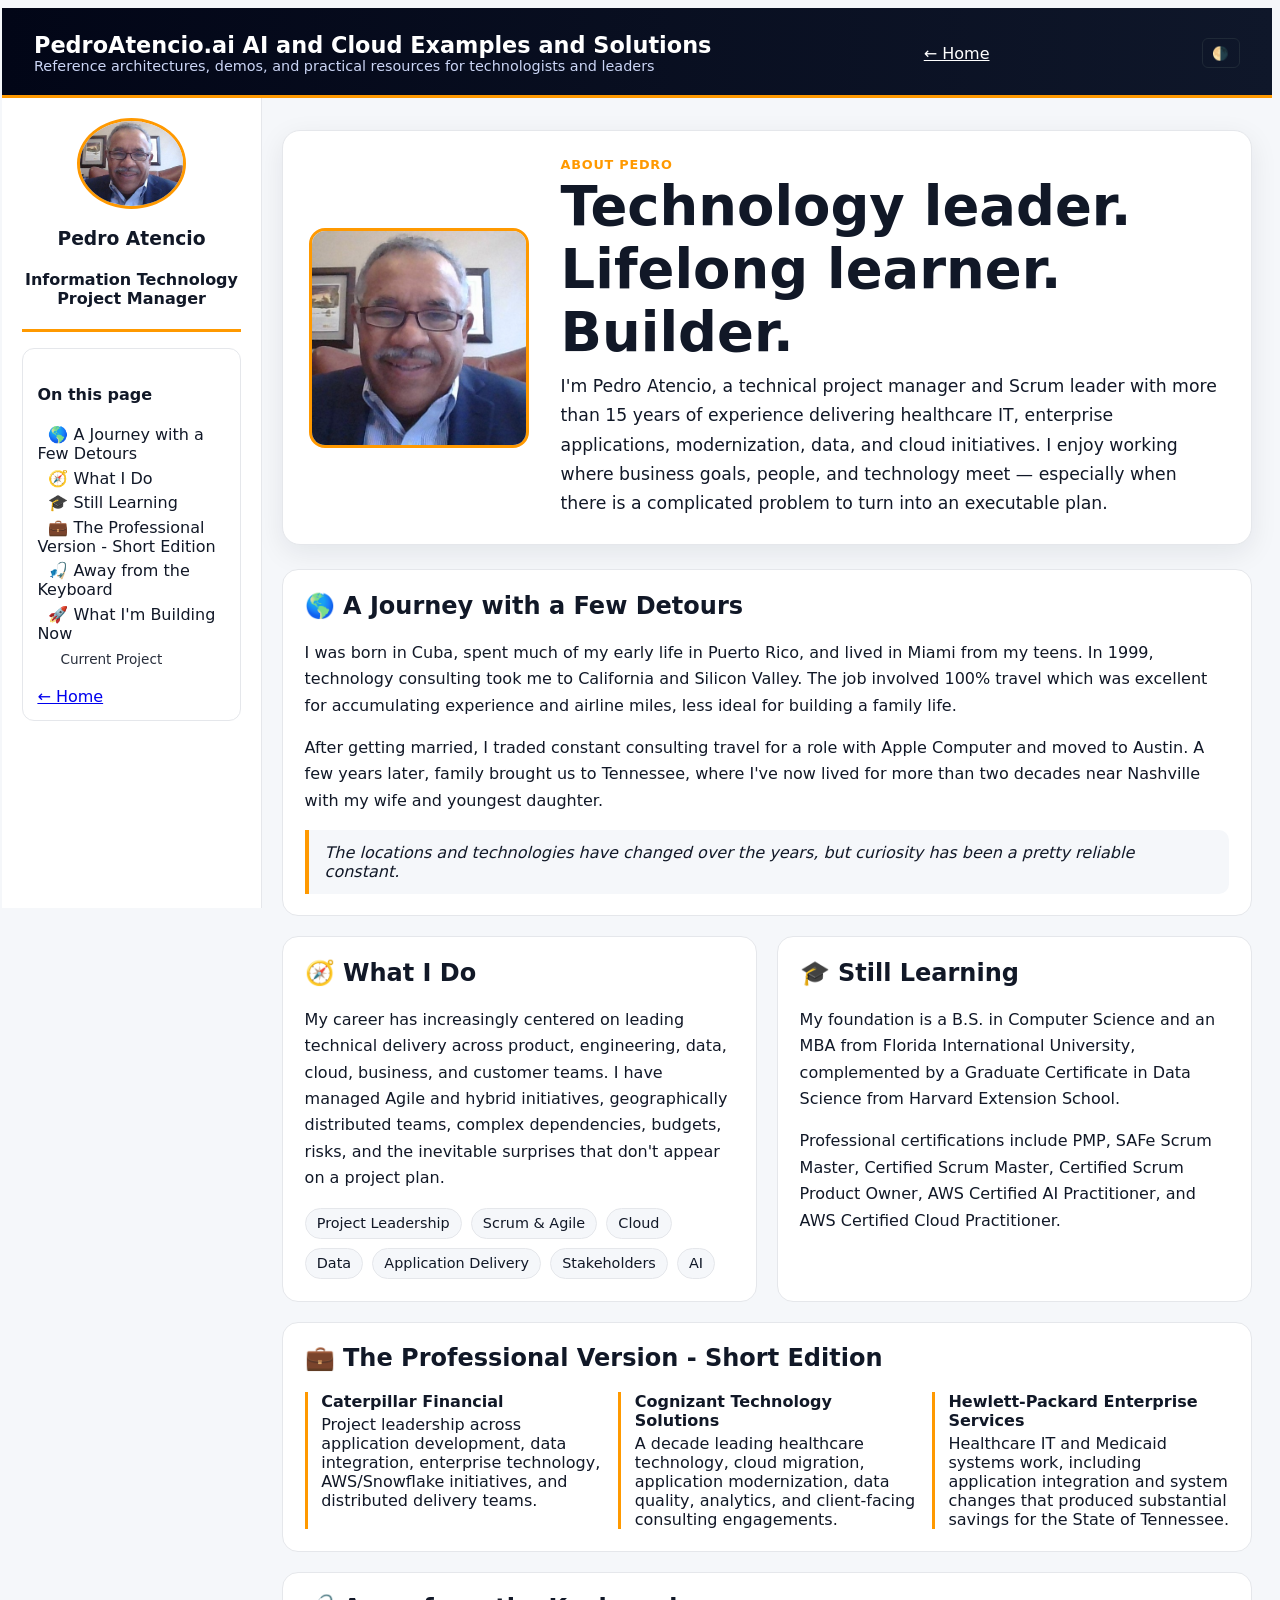
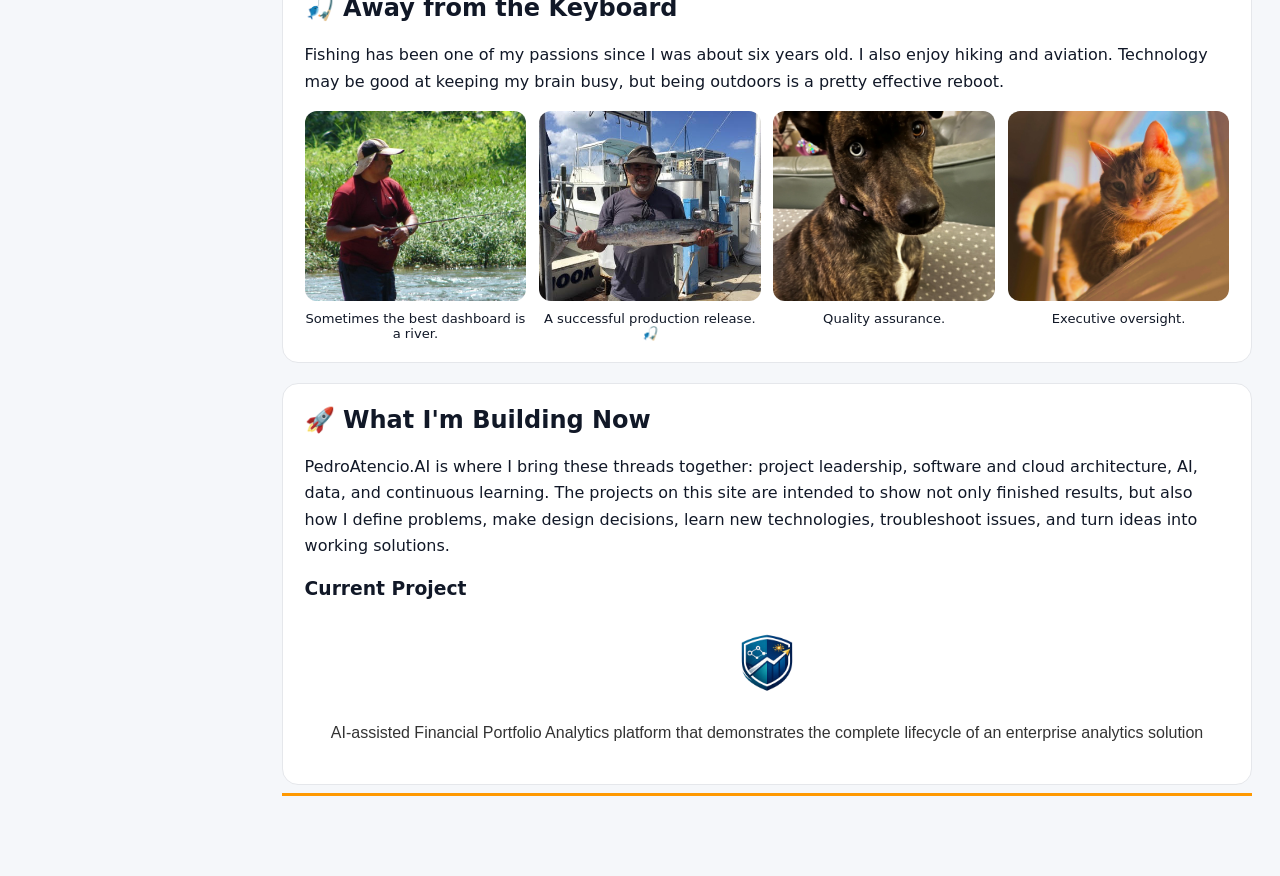
<file: bio/bio.html>
<!doctype html>
<html lang="en">
  <head>
    <meta charset="UTF-8" />
    <title>About Pedro | PedroAtencio.AI</title>
    <meta name="viewport" content="width=device-width, initial-scale=1.0" />
    <link rel="stylesheet" href="../css/styles.css" />
    <script>
      const theme = localStorage.getItem("theme");
      if (theme) document.documentElement.setAttribute("data-theme", theme);
    </script>
    <style>
      .bio-page {
        max-width: 1100px;
        margin: 0 auto;
        padding: 2rem 1.25rem 4rem;
      }
      .bio-hero {
        display: grid;
        grid-template-columns: 220px 1fr;
        gap: 2rem;
        align-items: center;
        background: var(--panel-bg);
        border: 1px solid var(--border-color);
        border-radius: 18px;
        padding: 1.6rem;
        box-shadow: 0 8px 28px rgba(15, 23, 42, 0.08);
      }
      .bio-hero img {
        width: 100%;
        aspect-ratio: 1/1;
        object-fit: cover;
        border-radius: 16px;
        border: 3px solid var(--accent);
      }
      .eyebrow {
        font-weight: 700;
        color: var(--accent);
        letter-spacing: 0.06em;
        text-transform: uppercase;
        font-size: 0.8rem;
      }
      .bio-hero h1 {
        font-size: clamp(2rem, 5vw, 3.4rem);
        margin: 0.2rem 0 0.5rem;
      }
      .bio-hero .lead {
        font-size: 1.08rem;
        line-height: 1.7;
        margin: 0;
      }
      .bio-grid {
        display: grid;
        grid-template-columns: repeat(2, minmax(0, 1fr));
        gap: 1.25rem;
        margin-top: 1.5rem;
      }
      .bio-card {
        background: var(--panel-bg);
        border: 1px solid var(--border-color);
        border-radius: 16px;
        padding: 1.35rem;
      }
      .bio-card h2 {
        margin-top: 0;
      }
      .bio-card p,
      .bio-card li {
        line-height: 1.65;
      }
      .journey {
        grid-column: 1/-1;
      }
      .timeline {
        display: grid;
        grid-template-columns: repeat(3, 1fr);
        gap: 1rem;
      }
      .timeline div {
        border-left: 3px solid var(--accent);
        padding-left: 0.85rem;
      }
      .timeline strong {
        display: block;
        margin-bottom: 0.25rem;
      }
      .skill-tags {
        display: flex;
        flex-wrap: wrap;
        gap: 0.55rem;
      }
      .skill-tags span {
        border: 1px solid var(--border-color);
        background: var(--bg-color);
        padding: 0.42rem 0.7rem;
        border-radius: 999px;
        font-size: 0.9rem;
      }
      .photo-strip {
        display: grid;
        grid-template-columns: repeat(4, 1fr);
        gap: 0.8rem;
        margin-top: 1rem;
      }
      .photo-strip figure {
        margin: 0;
      }
      .photo-strip img {
        width: 100%;
        height: 190px;
        object-fit: cover;
        border-radius: 12px;
      }
      .photo-strip figcaption {
        font-size: 0.82rem;
        text-align: center;
        margin-top: 0.35rem;
      }
      .quote {
        border-left: 4px solid var(--accent);
        padding: 0.8rem 1rem;
        background: var(--bg-color);
        border-radius: 0 10px 10px 0;
        font-style: italic;
      }
      .back-link {
        display: inline-block;
        margin: 1.2rem 0;
        color: inherit;
        font-weight: 650;
        text-decoration: none;
      }
      .back-link:hover {
        color: var(--accent);
      }
      @media (max-width: 760px) {
        .bio-hero {
          grid-template-columns: 1fr;
          text-align: center;
        }
        .bio-hero img {
          max-width: 220px;
          margin: auto;
        }
        .bio-grid {
          grid-template-columns: 1fr;
        }
        .journey {
          grid-column: auto;
        }
        .timeline {
          grid-template-columns: 1fr;
        }
        .photo-strip {
          grid-template-columns: repeat(2, 1fr);
        }
        .top-banner {
          padding: 0 1rem;
        }
        .banner-text p {
          display: none;
        }
      }
      @media (max-width: 430px) {
        .photo-strip {
          grid-template-columns: 1fr;
        }
        .photo-strip img {
          height: auto;
        }
      }
    </style>
  </head>
  <body>
    <!-- Top Banner -->
    <header class="top-banner">
      <div class="banner-text">
        <h1>PedroAtencio.ai AI and Cloud Examples and Solutions</h1>
        <p>
          Reference architectures, demos, and practical resources for
          technologists and leaders
        </p>
      </div>
      <a href="../index.html" style="color: white">← Home</a>
      <button id="theme-toggle" title="Toggle theme">🌗</button>
    </header>

    <div class="layout">
      <!-- Left Sidebar -->
      <aside class="sidebar left-sidebar">
        <img
          src="../images/profile.jpg"
          alt="Pedro Atencio photo"
          class="profile-photo"
        />
        <h3 style="text-align: center">Pedro Atencio</h3>
        <h4 style="text-align: center">
          Information Technology<br />Project Manager
        </h4>

        <hr class="styled-line" />

        <nav class="toc">
          <h4>On this page</h4>
          <ul id="toc-left" class="toc-list"></ul>
          <br />
          <a href="../index.html">← Home</a>
        </nav>
      </aside>
      <!-- Main Content -->
      <main class="bio-page">
        <section class="bio-hero">
          <img src="images/pedro-professional.jpg" alt="Pedro Atencio" />
          <div>
            <div class="eyebrow">About Pedro</div>
            <h1>Technology leader. Lifelong learner. Builder.</h1>
            <p class="lead">
              I'm Pedro Atencio, a technical project manager and Scrum leader
              with more than 15 years of experience delivering healthcare IT,
              enterprise applications, modernization, data, and cloud
              initiatives. I enjoy working where business goals, people, and
              technology meet — especially when there is a complicated problem
              to turn into an executable plan.
            </p>
          </div>
        </section>

        <div class="bio-grid">
          <section class="bio-card journey">
            <h2>🌎 A Journey with a Few Detours</h2>
            <p>
              I was born in Cuba, spent much of my early life in Puerto Rico,
              and lived in Miami from my teens. In 1999, technology consulting
              took me to California and Silicon Valley. The job involved 100%
              travel which was excellent for accumulating experience and airline
              miles, less ideal for building a family life.
            </p>
            <p>
              After getting married, I traded constant consulting travel for a
              role with Apple Computer and moved to Austin. A few years later,
              family brought us to Tennessee, where I've now lived for more than
              two decades near Nashville with my wife and youngest daughter.
            </p>
            <div class="quote">
              The locations and technologies have changed over the years, but
              curiosity has been a pretty reliable constant.
            </div>
          </section>

          <section class="bio-card">
            <h2>🧭 What I Do</h2>
            <p>
              My career has increasingly centered on leading technical delivery
              across product, engineering, data, cloud, business, and customer
              teams. I have managed Agile and hybrid initiatives, geographically
              distributed teams, complex dependencies, budgets, risks, and the
              inevitable surprises that don't appear on a project plan.
            </p>
            <div class="skill-tags">
              <span>Project Leadership</span><span>Scrum & Agile</span
              ><span>Cloud</span><span>Data</span
              ><span>Application Delivery</span><span>Stakeholders</span
              ><span>AI</span>
            </div>
          </section>

          <section class="bio-card">
            <h2>🎓 Still Learning</h2>
            <p>
              My foundation is a B.S. in Computer Science and an MBA from
              Florida International University, complemented by a Graduate
              Certificate in Data Science from Harvard Extension School.
            </p>
            <p>
              Professional certifications include PMP, SAFe Scrum Master,
              Certified Scrum Master, Certified Scrum Product Owner, AWS
              Certified AI Practitioner, and AWS Certified Cloud Practitioner.
            </p>
          </section>

          <section class="bio-card journey">
            <h2>💼 The Professional Version - Short Edition</h2>
            <div class="timeline">
              <div>
                <strong>Caterpillar Financial</strong>Project leadership across
                application development, data integration, enterprise
                technology, AWS/Snowflake initiatives, and distributed delivery
                teams.
              </div>
              <div>
                <strong>Cognizant Technology Solutions</strong>A decade leading
                healthcare technology, cloud migration, application
                modernization, data quality, analytics, and client-facing
                consulting engagements.
              </div>
              <div>
                <strong>Hewlett-Packard Enterprise Services</strong>Healthcare
                IT and Medicaid systems work, including application integration
                and system changes that produced substantial savings for the
                State of Tennessee.
              </div>
            </div>
          </section>

          <section class="bio-card journey">
            <h2>🎣 Away from the Keyboard</h2>
            <p>
              Fishing has been one of my passions since I was about six years
              old. I also enjoy hiking and aviation. Technology may be good at
              keeping my brain busy, but being outdoors is a pretty effective
              reboot.
            </p>
            <div class="photo-strip">
              <figure>
                <img
                  src="images/pedro-fishing-river.jpg"
                  alt="Pedro fishing in a river"
                />
                <figcaption>
                  Sometimes the best dashboard is a river.
                </figcaption>
              </figure>
              <figure>
                <img
                  src="images/pedro-fishing-boat.jpg"
                  alt="Pedro holding a fish near a boat"
                />
                <figcaption>A successful production release. 🎣</figcaption>
              </figure>
              <figure>
                <img src="images/pedro-dog.jpg" alt="Family dog" />
                <figcaption>Quality assurance.</figcaption>
              </figure>
              <figure>
                <img src="images/pedro-cat.jpg" alt="Family cat" />
                <figcaption>Executive oversight.</figcaption>
              </figure>
            </div>
          </section>

          <section class="bio-card journey">
            <h2>🚀 What I'm Building Now</h2>
            <p>
              PedroAtencio.AI is where I bring these threads together: project
              leadership, software and cloud architecture, AI, data, and
              continuous learning. The projects on this site are intended to
              show not only finished results, but also how I define problems,
              make design decisions, learn new technologies, troubleshoot
              issues, and turn ideas into working solutions.
            </p>
            <h3>Current Project</h3>
            <p>
              <a
                href="../projects/financial-portfolio-copilot/fpc-project.html"
                class="centered-link"
              >
                <img
                  src="../projects/financial-portfolio-copilot/images/fpc-logo.png"
                  alt="Financial Portfolio Copilot"
                  style="max-width: 10%"
                />AI-assisted Financial Portfolio Analytics platform that
                demonstrates the complete lifecycle of an enterprise analytics
                solution
              </a>
            </p>
          </section>
        </div>
        <hr class="styled-line" />
      </main>
      <script>
        const btn = document.getElementById("theme-toggle");
        btn.addEventListener("click", () => {
          const current = document.documentElement.getAttribute("data-theme");
          const next = current === "dark" ? "light" : "dark";
          document.documentElement.setAttribute("data-theme", next);
          localStorage.setItem("theme", next);
        });
      </script>
    </div>

    <script src="../js/main.js"></script>
  </body>
</html>
</file>
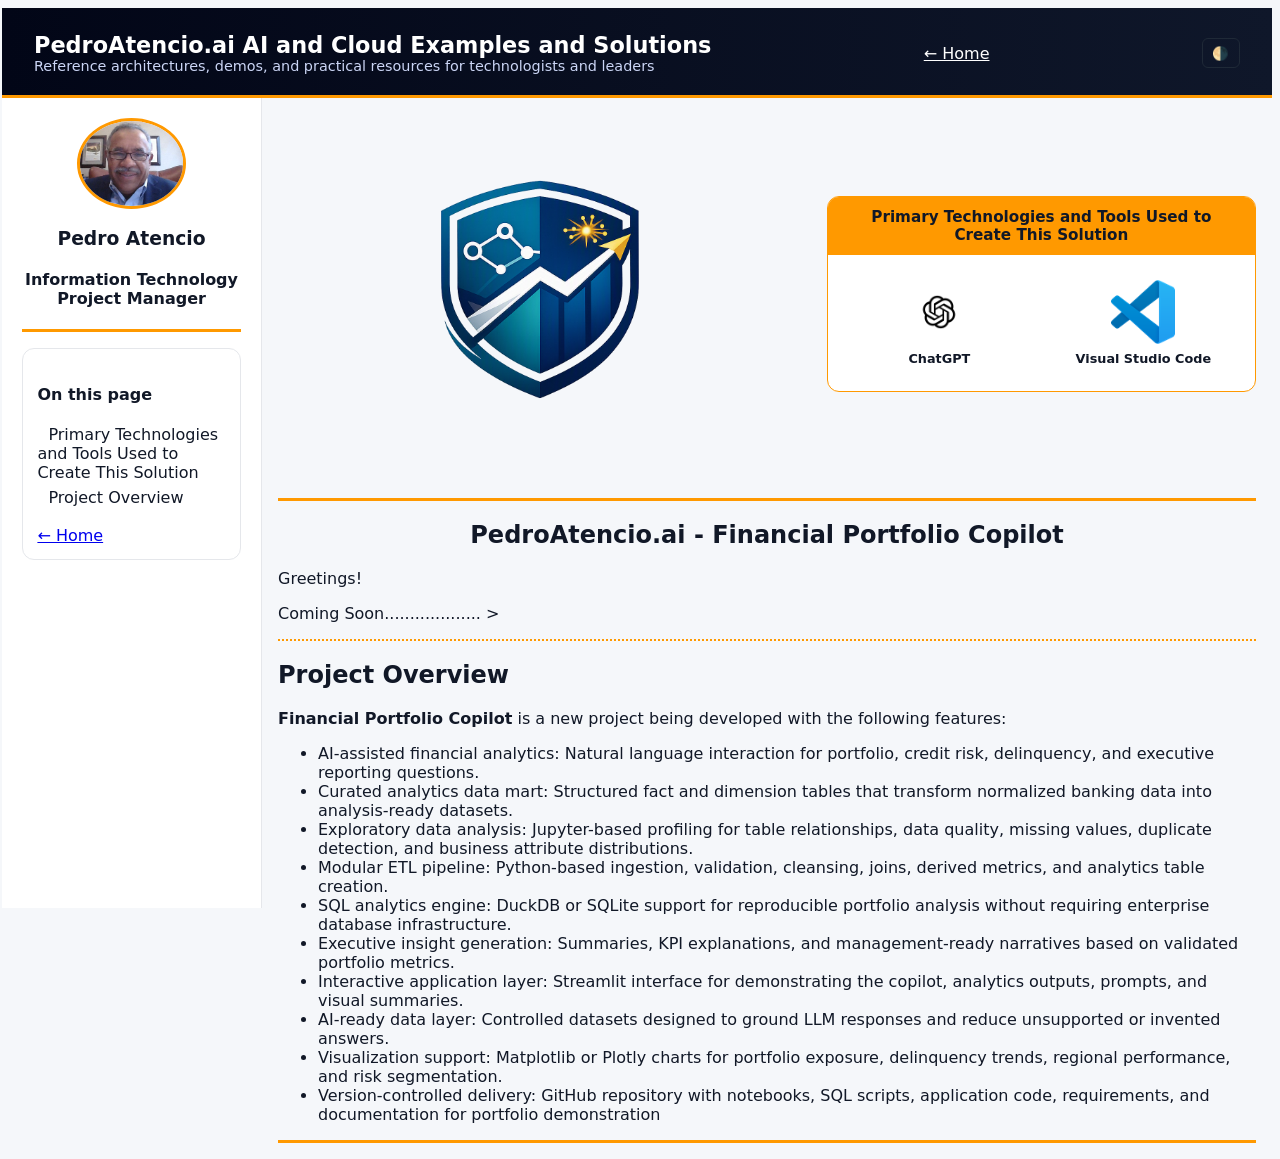
<file: projects/financial-portfolio-copilot/fpc-project.html>
<!doctype html>
<html lang="en">
  <head>
    <meta charset="UTF-8" />
    <title>PedroAtencio.AI Home</title>
    <meta name="viewport" content="width=device-width, initial-scale=1.0" />

    <link rel="stylesheet" href="../../css/styles.css" />

    <!-- Prevent theme flash -->
    <script>
      const theme = localStorage.getItem("theme");
      if (theme) document.documentElement.setAttribute("data-theme", theme);
    </script>
  </head>

  <body>
    <!-- Top Banner -->
    <header class="top-banner">
      <div class="banner-text">
        <h1>PedroAtencio.ai AI and Cloud Examples and Solutions</h1>
        <p>
          Reference architectures, demos, and practical resources for
          technologists and leaders
        </p>
      </div>
      <a href="../../index.html" style="color: white">← Home</a>
      <button id="theme-toggle" title="Toggle theme">🌗</button>
    </header>

    <div class="layout">
      <!-- Left Sidebar -->
      <aside class="sidebar left-sidebar">
        <img
          src="../../images/profile.jpg"
          alt="Pedro Atencio photo"
          class="profile-photo"
        />
        <h3 style="text-align: center">Pedro Atencio</h3>
        <h4 style="text-align: center">
          Information Technology<br />Project Manager
        </h4>

        <hr class="styled-line" />

        <nav class="toc">
          <h4>On this page</h4>
          <ul id="toc-left" class="toc-list"></ul>
          <br />
          <a href="../../index.html">← Home</a>
        </nav>
      </aside>

      <!-- Main Content -->
      <main class="project-background">
        <section class="project-section-background">
          <div class="project-background">
            <div class="project-intro-grid">
              <div class="project-hero-panel">
                <img
                  src="images/fpc-logo.png"
                  alt="Financial Portfolio Copilot logo"
                  class="project-hero-image project-logo-image"
                />
              </div>

              <section class="technology-panel" aria-labelledby="fpc-tech-title">
                <h2 id="fpc-tech-title" class="technology-panel-title">
                  Primary Technologies and Tools Used to Create This Solution
                </h2>
                <div class="technology-grid technology-grid-compact">
                  <a class="technology-card" href="https://chatgpt.com/">
                    <img src="images/chatgpt.png" alt="ChatGPT" />
                    <span>ChatGPT</span>
                  </a>
                  <a class="technology-card" href="https://code.visualstudio.com/">
                    <img src="images/vscode.png" alt="Visual Studio Code" />
                    <span>Visual Studio Code</span>
                  </a>
                </div>
              </section>
            </div>

            <div>
              <hr class="styled-line" />

              

              <h1 class="center-text">
                PedroAtencio.ai - Financial Portfolio Copilot
              </h1>
              <p></p>
              <p>Greetings!</p>
              <p>Coming Soon................... ></p>

              <hr class="dotted-line" />

              <h2>Project Overview</h2>
              <p>
                <strong>Financial Portfolio Copilot</strong> is a new project
                being developed with the following features: 
                <ul>
                  <li>AI-assisted financial analytics:
                Natural language interaction for portfolio, credit risk,
                delinquency, and executive reporting questions.</li>
                <li>Curated analytics data mart: Structured fact and dimension tables that
                transform normalized banking data into analysis-ready datasets.
                </li>
                <li>Exploratory data analysis: Jupyter-based profiling for table
                relationships, data quality, missing values, duplicate
                detection, and business attribute distributions.</li>
                <li>Modular ETL
                pipeline: Python-based ingestion, validation, cleansing, joins,
                derived metrics, and analytics table creation.</li>
                <li>SQL analytics engine: DuckDB or SQLite support for reproducible portfolio
                analysis without requiring enterprise database infrastructure.
                </li>
                <li>Executive insight generation: Summaries, KPI explanations,
                and management-ready narratives based on validated portfolio
                metrics.</li>
                <li>Interactive application layer: Streamlit interface
                for demonstrating the copilot, analytics outputs, prompts, and
                visual summaries.</li>
                <li>AI-ready data layer: Controlled datasets
                designed to ground LLM responses and reduce unsupported or
                invented answers.</li>
                <li>Visualization support: Matplotlib or Plotly
                charts for portfolio exposure, delinquency trends, regional
                performance, and risk segmentation.</li>
                <li>Version-controlled
                delivery: GitHub repository with notebooks, SQL scripts,
                application code, requirements, and documentation for portfolio
                demonstration</li>
                </ul>
              </p>




            <!-- Disabled TOC at the bottom 
            <nav class="toc toc-bottom">
              <h4>Jump to section</h4>
              <ul id="toc-bottom" class="toc-list"></ul>

              <br />
              <a href="../index.html">← Home</a>
            </nav>
            Disabled TOC at the bottom -->

            <hr class="styled-line" />

          </div>
        </section>
      </main>
      <!-- End of Main content-->

    </div>

    <script src="../../js/main.js"></script>
  </body>
</html>
</file>
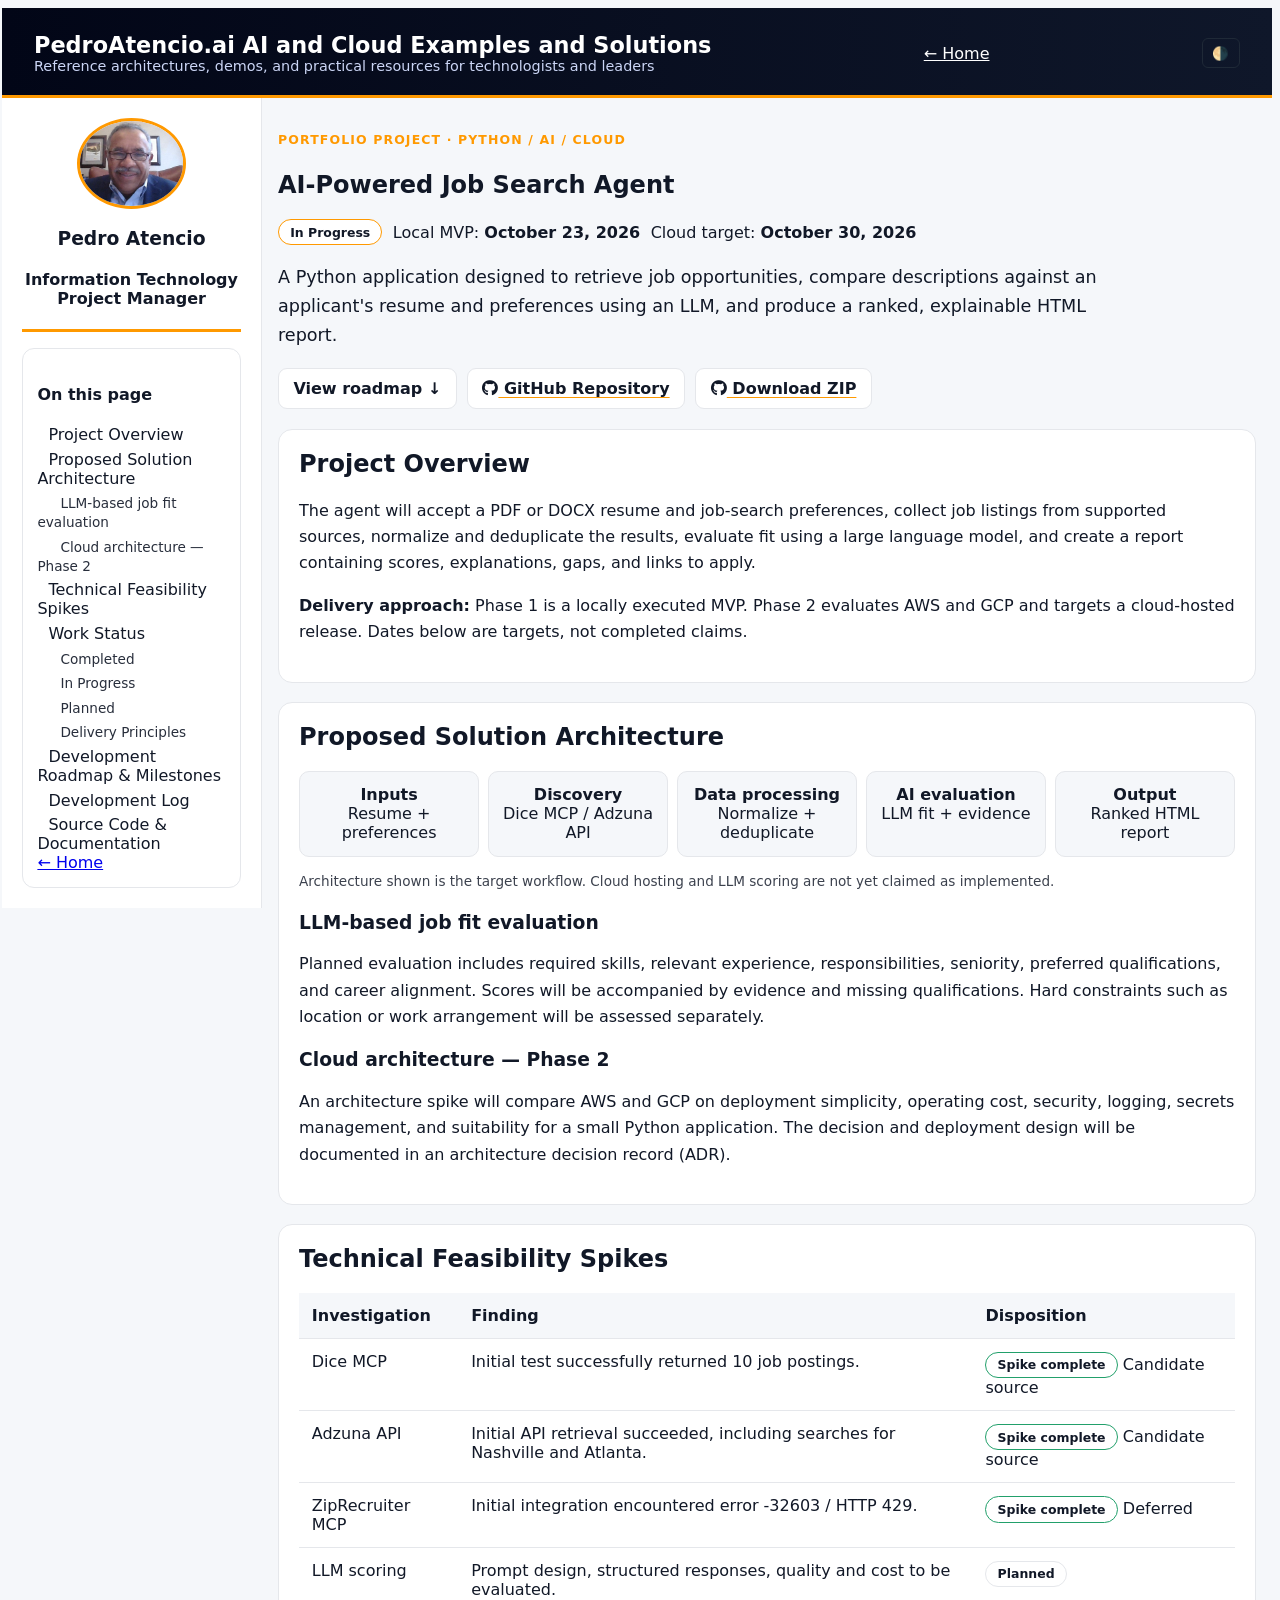
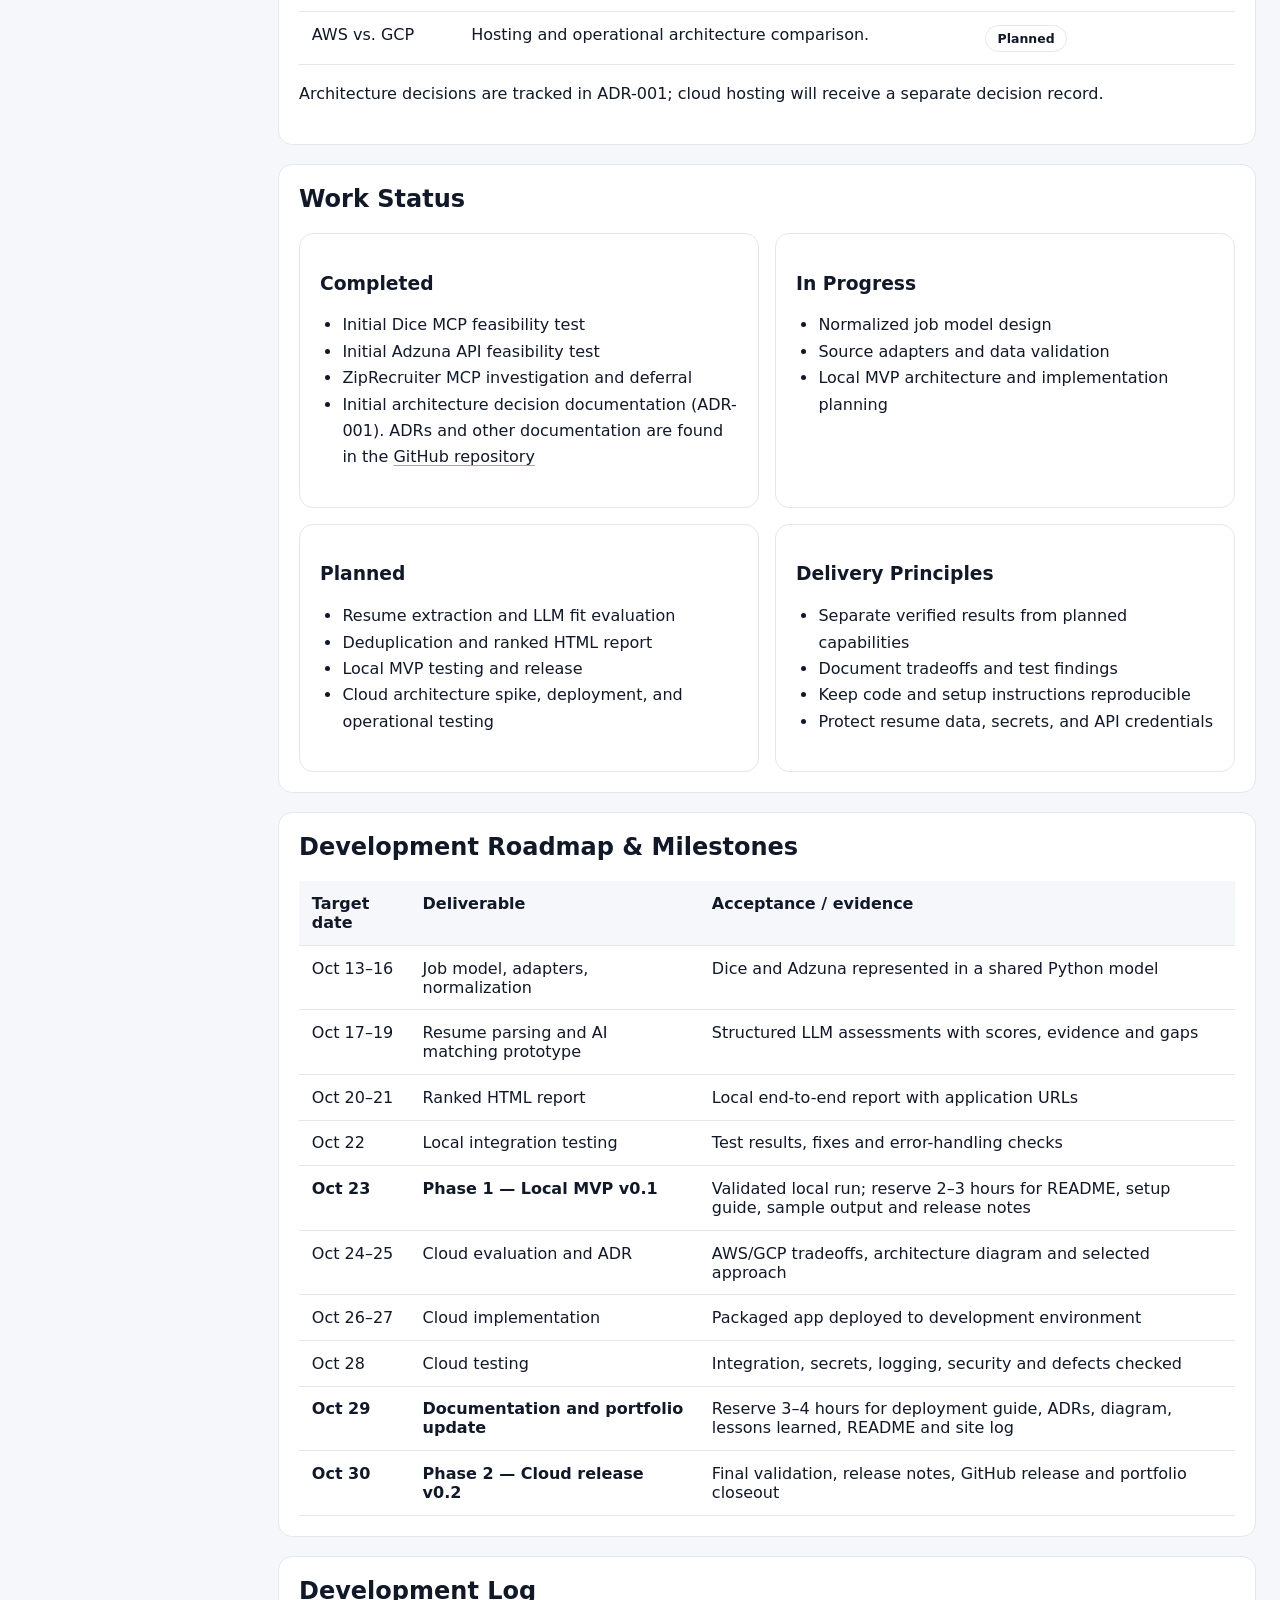
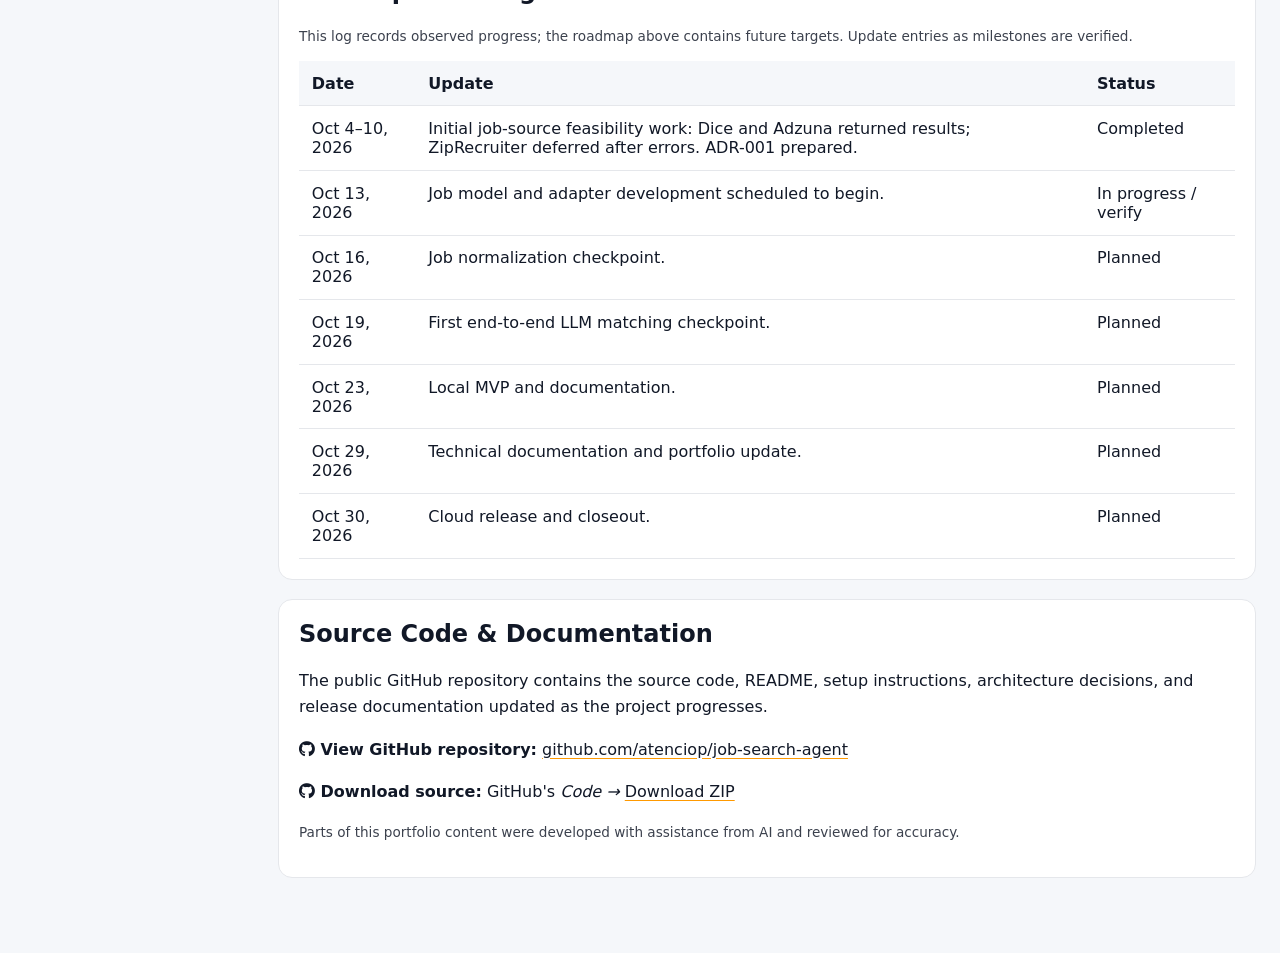
<file: projects/job-search-agent/job-search-agent.html>
<!doctype html>
<html lang="en">
  <head>
    <meta charset="UTF-8" />
    <meta name="viewport" content="width=device-width, initial-scale=1.0" />
    <meta
      name="description"
      content="AI-Powered Job Search Agent: technical feasibility, development roadmap, LLM job matching and cloud deployment."
    />
    <title>AI-Powered Job Search Agent | PedroAtencio.AI</title>
    <link rel="stylesheet" href="../../css/styles.css" />
    <link
      rel="stylesheet"
      href="https://cdnjs.cloudflare.com/ajax/libs/font-awesome/6.0.0-beta3/css/all.min.css"
    />
    <script>
      try {
        const theme = localStorage.getItem("theme");
        if (theme) document.documentElement.setAttribute("data-theme", theme);
      } catch (e) {}
    </script>
  </head>
  <body>
    <header class="top-banner">
      <div class="banner-text">
        <h1>PedroAtencio.ai AI and Cloud Examples and Solutions</h1>
        <p>
          Reference architectures, demos, and practical resources for
          technologists and leaders
        </p>
      </div>
      <a href="../../index.html" style="color: white">← Home</a
      ><button
        id="theme-toggle"
        title="Toggle theme"
        aria-label="Toggle color theme"
      >
        🌗
      </button>
    </header>
    <div class="layout">
      <aside class="sidebar left-sidebar">
        <img
          src="../../images/profile.jpg"
          alt="Pedro Atencio"
          class="profile-photo"
        />
        <h3 style="text-align: center">Pedro Atencio</h3>
        <h4 style="text-align: center">
          Information Technology<br />Project Manager
        </h4>
        <hr class="styled-line" />
        <nav class="toc" aria-label="Page contents">
          <h4>On this page</h4>
          <ul id="toc-left" class="toc-list"></ul>
          <a href="../../index.html">← Home</a>
        </nav>
      </aside>
      <main class="project-background">
        <article class="jsa-page">
          <p class="jsa-eyebrow">Portfolio project · Python / AI / Cloud</p>
          <h1>AI-Powered Job Search Agent</h1>
          <div class="jsa-meta">
            <span class="jsa-status jsa-status-progress">In Progress</span
            ><span>Local MVP: <strong>October 23, 2026</strong></span
            ><span>Cloud target: <strong>October 30, 2026</strong></span>
          </div>
          <p class="jsa-lead">
            A Python application designed to retrieve job opportunities, compare
            descriptions against an applicant's resume and preferences using an
            LLM, and produce a ranked, explainable HTML report.
          </p>
          <div class="jsa-actions">
            <a class="jsa-button" href="#development-roadmap">View roadmap ↓</a
            ><span
              class="jsa-button"
              aria-disabled="false"
              title="GitHub repository URL"
              ><a
                href="https://github.com/atenciop/job-search-agent"
                target="_blank"
                ><i class="fab fa-github"></i> GitHub Repository</a
              ></span
            >
            <span
              class="jsa-button"
              aria-disabled="fase"
              title="GitHub repository "
            >
              <a
                href="https://github.com/atenciop/job-search-agent/archive/refs/heads/main.zip"
                target="_blank"
                ><i class="fab fa-github"></i> Download ZIP</a
              ></span
            >
          </div>
          <section class="jsa-panel">
            <h2 id="project-overview">Project Overview</h2>
            <p>
              The agent will accept a PDF or DOCX resume and job-search
              preferences, collect job listings from supported sources,
              normalize and deduplicate the results, evaluate fit using a large
              language model, and create a report containing scores,
              explanations, gaps, and links to apply.
            </p>
            <p>
              <strong>Delivery approach:</strong> Phase 1 is a locally executed
              MVP. Phase 2 evaluates AWS and GCP and targets a cloud-hosted
              release. Dates below are targets, not completed claims.
            </p>
          </section>
          <section class="jsa-panel">
            <h2 id="solution-architecture">Proposed Solution Architecture</h2>
            <div class="jsa-steps" aria-label="Proposed processing pipeline">
              <div class="jsa-step">
                <strong>Inputs</strong>Resume + preferences
              </div>
              <div class="jsa-step">
                <strong>Discovery</strong>Dice MCP / Adzuna API
              </div>
              <div class="jsa-step">
                <strong>Data processing</strong>Normalize + deduplicate
              </div>
              <div class="jsa-step">
                <strong>AI evaluation</strong>LLM fit + evidence
              </div>
              <div class="jsa-step">
                <strong>Output</strong>Ranked HTML report
              </div>
            </div>
            <p class="jsa-note">
              Architecture shown is the target workflow. Cloud hosting and LLM
              scoring are not yet claimed as implemented.
            </p>
            <h3 id="ai-evaluation">LLM-based job fit evaluation</h3>
            <p>
              Planned evaluation includes required skills, relevant experience,
              responsibilities, seniority, preferred qualifications, and career
              alignment. Scores will be accompanied by evidence and missing
              qualifications. Hard constraints such as location or work
              arrangement will be assessed separately.
            </p>
            <h3 id="cloud-design">Cloud architecture — Phase 2</h3>
            <p>
              An architecture spike will compare AWS and GCP on deployment
              simplicity, operating cost, security, logging, secrets management,
              and suitability for a small Python application. The decision and
              deployment design will be documented in an architecture decision
              record (ADR).
            </p>
          </section>
          <section class="jsa-panel">
            <h2 id="technical-feasibility">Technical Feasibility Spikes</h2>
            <div class="jsa-table-wrap">
              <table class="jsa-table">
                <thead>
                  <tr>
                    <th>Investigation</th>
                    <th>Finding</th>
                    <th>Disposition</th>
                  </tr>
                </thead>
                <tbody>
                  <tr>
                    <td>Dice MCP</td>
                    <td>Initial test successfully returned 10 job postings.</td>
                    <td>
                      <span class="jsa-status jsa-status-complete"
                        >Spike complete</span
                      >
                      Candidate source
                    </td>
                  </tr>
                  <tr>
                    <td>Adzuna API</td>
                    <td>
                      Initial API retrieval succeeded, including searches for
                      Nashville and Atlanta.
                    </td>
                    <td>
                      <span class="jsa-status jsa-status-complete"
                        >Spike complete</span
                      >
                      Candidate source
                    </td>
                  </tr>
                  <tr>
                    <td>ZipRecruiter MCP</td>
                    <td>
                      Initial integration encountered error -32603 / HTTP 429.
                    </td>
                    <td>
                      <span class="jsa-status jsa-status-complete"
                        >Spike complete</span
                      >
                      Deferred
                    </td>
                  </tr>
                  <tr>
                    <td>LLM scoring</td>
                    <td>
                      Prompt design, structured responses, quality and cost to
                      be evaluated.
                    </td>
                    <td>
                      <span class="jsa-status jsa-status-planned">Planned</span>
                    </td>
                  </tr>
                  <tr>
                    <td>AWS vs. GCP</td>
                    <td>Hosting and operational architecture comparison.</td>
                    <td>
                      <span class="jsa-status jsa-status-planned">Planned</span>
                    </td>
                  </tr>
                </tbody>
              </table>
            </div>
            <p>
              Architecture decisions are tracked in ADR-001; cloud hosting will
              receive a separate decision record.
            </p>
          </section>
          <section class="jsa-panel">
            <h2 id="work-status">Work Status</h2>
            <div class="jsa-grid">
              <div class="jsa-panel">
                <h3 id="completed-work">Completed</h3>
                <ul class="jsa-list">
                  <li>Initial Dice MCP feasibility test</li>
                  <li>Initial Adzuna API feasibility test</li>
                  <li>ZipRecruiter MCP investigation and deferral</li>
                  <li>
                    Initial architecture decision documentation (ADR-001). ADRs
                    and other documentation are found in the
                    <a
                      href="https://github.com/atenciop/job-search-agent"
                      target="_blank"
                      >GitHub repository</a
                    >
                  </li>
                </ul>
              </div>
              <div class="jsa-panel">
                <h3 id="in-progress-work">In Progress</h3>
                <ul class="jsa-list">
                  <li>Normalized job model design</li>
                  <li>Source adapters and data validation</li>
                  <li>Local MVP architecture and implementation planning</li>
                </ul>
              </div>
              <div class="jsa-panel">
                <h3 id="planned-work">Planned</h3>
                <ul class="jsa-list">
                  <li>Resume extraction and LLM fit evaluation</li>
                  <li>Deduplication and ranked HTML report</li>
                  <li>Local MVP testing and release</li>
                  <li>
                    Cloud architecture spike, deployment, and operational
                    testing
                  </li>
                </ul>
              </div>
              <div class="jsa-panel">
                <h3 id="delivery-principles">Delivery Principles</h3>
                <ul class="jsa-list">
                  <li>Separate verified results from planned capabilities</li>
                  <li>Document tradeoffs and test findings</li>
                  <li>Keep code and setup instructions reproducible</li>
                  <li>Protect resume data, secrets, and API credentials</li>
                </ul>
              </div>
            </div>
          </section>
          <section class="jsa-panel">
            <h2 id="development-roadmap">
              Development Roadmap &amp; Milestones
            </h2>
            <div class="jsa-table-wrap">
              <table class="jsa-table">
                <thead>
                  <tr>
                    <th>Target date</th>
                    <th>Deliverable</th>
                    <th>Acceptance / evidence</th>
                  </tr>
                </thead>
                <tbody>
                  <tr>
                    <td>Oct 13–16</td>
                    <td>Job model, adapters, normalization</td>
                    <td>
                      Dice and Adzuna represented in a shared Python model
                    </td>
                  </tr>
                  <tr>
                    <td>Oct 17–19</td>
                    <td>Resume parsing and AI matching prototype</td>
                    <td>
                      Structured LLM assessments with scores, evidence and gaps
                    </td>
                  </tr>
                  <tr>
                    <td>Oct 20–21</td>
                    <td>Ranked HTML report</td>
                    <td>Local end-to-end report with application URLs</td>
                  </tr>
                  <tr>
                    <td>Oct 22</td>
                    <td>Local integration testing</td>
                    <td>Test results, fixes and error-handling checks</td>
                  </tr>
                  <tr>
                    <td><strong>Oct 23</strong></td>
                    <td><strong>Phase 1 — Local MVP v0.1</strong></td>
                    <td>
                      Validated local run; reserve 2–3 hours for README, setup
                      guide, sample output and release notes
                    </td>
                  </tr>
                  <tr>
                    <td>Oct 24–25</td>
                    <td>Cloud evaluation and ADR</td>
                    <td>
                      AWS/GCP tradeoffs, architecture diagram and selected
                      approach
                    </td>
                  </tr>
                  <tr>
                    <td>Oct 26–27</td>
                    <td>Cloud implementation</td>
                    <td>Packaged app deployed to development environment</td>
                  </tr>
                  <tr>
                    <td>Oct 28</td>
                    <td>Cloud testing</td>
                    <td>
                      Integration, secrets, logging, security and defects
                      checked
                    </td>
                  </tr>
                  <tr>
                    <td><strong>Oct 29</strong></td>
                    <td><strong>Documentation and portfolio update</strong></td>
                    <td>
                      Reserve 3–4 hours for deployment guide, ADRs, diagram,
                      lessons learned, README and site log
                    </td>
                  </tr>
                  <tr>
                    <td><strong>Oct 30</strong></td>
                    <td><strong>Phase 2 — Cloud release v0.2</strong></td>
                    <td>
                      Final validation, release notes, GitHub release and
                      portfolio closeout
                    </td>
                  </tr>
                </tbody>
              </table>
            </div>
          </section>
          <section class="jsa-panel">
            <h2 id="development-log">Development Log</h2>
            <p class="jsa-note">
              This log records observed progress; the roadmap above contains
              future targets. Update entries as milestones are verified.
            </p>
            <div class="jsa-table-wrap">
              <table class="jsa-table">
                <thead>
                  <tr>
                    <th>Date</th>
                    <th>Update</th>
                    <th>Status</th>
                  </tr>
                </thead>
                <tbody>
                  <tr>
                    <td>Oct 4–10, 2026</td>
                    <td>
                      Initial job-source feasibility work: Dice and Adzuna
                      returned results; ZipRecruiter deferred after errors.
                      ADR-001 prepared.
                    </td>
                    <td>Completed</td>
                  </tr>
                  <tr>
                    <td>Oct 13, 2026</td>
                    <td>
                      Job model and adapter development scheduled to begin.
                    </td>
                    <td>In progress / verify</td>
                  </tr>
                  <tr>
                    <td>Oct 16, 2026</td>
                    <td>Job normalization checkpoint.</td>
                    <td>Planned</td>
                  </tr>
                  <tr>
                    <td>Oct 19, 2026</td>
                    <td>First end-to-end LLM matching checkpoint.</td>
                    <td>Planned</td>
                  </tr>
                  <tr>
                    <td>Oct 23, 2026</td>
                    <td>Local MVP and documentation.</td>
                    <td>Planned</td>
                  </tr>
                  <tr>
                    <td>Oct 29, 2026</td>
                    <td>Technical documentation and portfolio update.</td>
                    <td>Planned</td>
                  </tr>
                  <tr>
                    <td>Oct 30, 2026</td>
                    <td>Cloud release and closeout.</td>
                    <td>Planned</td>
                  </tr>
                </tbody>
              </table>
            </div>
          </section>
          <section class="jsa-panel">
            <h2 id="source-code">Source Code &amp; Documentation</h2>
            <p>
              The public GitHub repository contains the source code, README,
              setup instructions, architecture decisions, and release
              documentation updated as the project progresses.
            </p>
            <p>
              <strong><i class="fab fa-github"></i> View GitHub repository:</strong>
              <a
                href="https://github.com/atenciop/job-search-agent"
                target="_blank"
              >
                github.com/atenciop/job-search-agent
              </a>
            </p>
            <p>
              <strong><i class="fab fa-github"></i> Download source:</strong>
              GitHub's <em>Code →</em> <a
                href="https://github.com/atenciop/job-search-agent/archive/refs/heads/main.zip"
                target="_blank"
                >Download ZIP</a
            </p>
            <p class="jsa-note">
              Parts of this portfolio content were developed with assistance
              from AI and reviewed for accuracy.
            </p>
          </section>
        </article>
      </main>
    </div>
    <script src="../../js/main.js" defer></script>
  </body>
</html>
</file>
<file: css/styles.css>
/* =======================
   Theme Variables
======================= */

:root {
  --bg-color: #f5f7fa;
  --text-color: #111827;
  --panel-bg: #ffffff;
  --border-color: #e5e7eb;
  --accent: #ff9900;
  --content-color: #f8f8f8; /* Standard light AWS background */
}

[data-theme="dark"] {
  --bg-color: #020617;
  --text-color: #e5e7eb;
  --panel-bg: #0f172a;
  --border-color: #1f2937;
}

/* =======================
   Base
======================= */

* {
  box-sizing: border-box;
}

/* Responsive media defaults */
img {
  max-width: 100%;
  height: auto;
}

body {
  /* margin: 0;*/
  font-family: system-ui, sans-serif;
  background: var(--bg-color);
  color: var(--text-color);
  overflow-x: hidden; /* prevents horizontal scroll on narrow screens */
  margin-left: 2px;
}

/* Project content container */
div.project-background {
  position: relative;
  width: 100%;
  max-width: 100%;
  min-width: 0;
  margin: 0;
  padding: 0 1rem;
}

section.project-section-background {
  background: var(--bg-color);
}

/* =======================
   Top Banner (Hero)
======================= */

.top-banner {
  min-height: 90px;
  height: auto;
  padding: 0 2rem;
  display: flex;
  align-items: center;
  justify-content: space-between;
  background: linear-gradient(90deg, #020617, #0f172a);
  color: #ffffff;
  position: sticky;
  top: 0;
  z-index: 1000;
}

.top-banner::after {
  content: "";
  position: absolute;
  bottom: 0;
  left: 0;
  width: 100%;
  height: 3px;
  background: var(--accent);
}

.banner-text h1 {
  margin: 0;
  font-size: 1.4rem;
}

.banner-text p {
  margin: 0;
  font-size: 0.9rem;
  color: #cbd5f5;
}

#theme-toggle {
  border: 1px solid #1f2937;
  background: none;
  color: #ffffff;
  border-radius: 6px;
  cursor: pointer;
  padding: 0.4rem 0.6rem;
}

/* =======================
   Layout
======================= */

.layout {
  display: grid;
  grid-template-columns: 260px minmax(0, 1fr);
  grid-template-areas: "left main";
  min-height: calc(100vh - 90px);
}

.left-sidebar {
  grid-area: left;
}
.content {
  grid-area: main;
  min-width: 0;
}
.right-sidebar {
  grid-area: right;
}

/* =======================
   Sidebars
======================= */

.sidebar {
  background: var(--panel-bg);
  padding: 1.25rem;
  border-right: 1px solid var(--border-color);
  position: sticky;
  top: 90px;
  height: calc(100vh - 90px);
  overflow-y: auto;
}

.right-sidebar {
  border-left: 1px solid var(--border-color);
  border-right: none;
  padding: 0; /* chatbot handles its own internal padding */
}

.profile-photo {
  width: 120px;
  border-radius: 50%;
  border: 3px solid var(--accent);
  margin-bottom: 0.75rem;
  max-width: 100%;
  height: auto;
  display: block;
  margin-left: auto;
  margin-right: auto;
  width: 50%; /* Optional: set a specific width, e.g., 50% or 200px */
}

/* Profile links */
.profile-links {
  display: flex;
  justify-content: center;
  margin: 0.9rem 0 1rem;
}

.bio-link {
  display: inline-flex;
  align-items: center;
  gap: 0.35rem;
  padding: 0.55rem 0.9rem;
  border: 1px solid var(--accent);
  border-radius: 999px;
  color: var(--text-color);
  text-decoration: none;
  font-weight: 700;
  line-height: 1;
  transition:
    transform 0.15s ease,
    background-color 0.15s ease,
    color 0.15s ease;
}

.bio-link:hover,
.bio-link:focus-visible {
  background: var(--accent);
  color: #111;
  transform: translateY(-1px);
  outline: none;
}

hr.styled-line {
  border: none; /* Removes default border */
  height: 3px;
  background-color: var(--accent);
}

hr.dotted-line {
  border: none; /* Removes the default solid line */
  border-top: 2px dotted; /* Creates a dotted top border */
  color: var(--accent); /* Fallback for older browsers */
  height: 2px; /* Ensures a thin line */
}

.education_logo {
  width: 50px;
  border-radius: 50%;
  margin-bottom: 0.75rem;
  max-width: 100%;
  height: auto;
  display: block;
  margin-left: auto;
  margin-right: auto;
  width: 25%; /* Optional: set a specific width, e.g., 50% or 200px */
}

.education-logo:hover {
  color: var(--accent);
}

.education-logo img {
  width: 100%;
  border-radius: 12px;
  margin-bottom: 0.75rem;
  display: block;
  margin-left: auto;
  margin-right: auto;
  width: 50%; /* Optional: set a specific width, e.g., 50% or 200px */
}

.center-text {
  text-align: center;
  /* border: 1px solid black; */
}

.center-table {
  margin-left: auto;
  margin-right: auto;
}

.equal-width-table {
  table-layout: fixed;
  text-align: center;
}

.center-image {
  display: block;
  margin-left: auto;
  margin-right: auto;
  /* width: 50%; */ /* Optional: set a specific width, e.g., 50% or 200px */
}

.profile-name {
  font-weight: 600;
  margin: 0;
}

.profile-role {
  font-size: 0.85rem;
  color: #9ca3af;
  margin-top: 0.25rem;
}

/*
.certifications img {
  width: 64px;
  margin: 0.25rem;
  border-radius: 6px;
  border: 1px solid var(--border-color);
  max-width: 100%;
  height: auto;
}

*/

.certifications img {
  display: block;
  margin-left: auto;
  margin-right: auto;
}

/*
.certifications:hover {
  color: var(--accent);
}
  */

/* =======================
   Main Content
======================= */

.content {
  padding: 2rem;
}

.content h1 {
  margin: 0;
}

.content h2 {
  margin: 0;
}

.content h3 {
  margin: 0;
}

.content h4 {
  margin: 0;
}

.content h3 {
  margin: 0;
}

.projects-grid {
  display: grid;
  grid-template-columns: repeat(auto-fill, minmax(300px, 1fr));
  gap: 2rem;
}

.project-tile {
  text-decoration: none;
  color: inherit;
  background: var(--panel-bg);
  border: 1px solid var(--border-color);
  border-radius: 16px;
  padding: 1.25rem;
  box-shadow: 0 12px 30px rgba(0, 0, 0, 0.25);
  transition:
    transform 0.2s ease,
    box-shadow 0.2s ease;
}

.project-tile:hover {
  transform: translateY(-6px);
  box-shadow: 0 20px 40px rgba(0, 0, 0, 0.35);
}

.project-tile:hover h3 {
  color: var(--accent);
}

.project-tile img {
  width: 90px;
  max-width: 30%;
  height: auto;
  object-fit: contain;
  border-radius: 12px;
  margin-bottom: 0.75rem;
  display: block;
}
/* 
.project-tile img {
  width: 100%;
  border-radius: 12px;
  margin-bottom: 0.75rem;
  display: block;
  height: auto;
}

*/

/* Tags */
.tags {
  margin-bottom: 0.5rem;
}

.tag {
  display: inline-block;
  background: rgba(255, 153, 0, 0.15);
  color: var(--accent);
  padding: 0.25rem 0.6rem;
  border-radius: 999px;
  font-size: 0.7rem;
  margin-right: 0.3rem;
}

/* =======================
   Chatbot Placeholder (legacy)
======================= */

.chatbot-placeholder {
  border: 1px dashed var(--border-color);
  padding: 1rem;
  border-radius: 12px;
  font-size: 0.85rem;
}

/* =========================
   Chatbot Panel
========================= */

.chatbot-container {
  display: flex;
  flex-direction: column;
  height: 100%;
  background: linear-gradient(180deg, var(--panel-bg), rgba(2, 6, 23, 0.95));
  border-left: 1px solid var(--border-color);
}

/* Header */
.chatbot-header {
  display: flex;
  justify-content: space-between;
  align-items: center;
  padding: 0.75rem 1rem;
  font-weight: 600;
  background: #020617;
  border-bottom: 1px solid var(--border-color);
}

.chatbot-status {
  font-size: 0.75rem;
  color: #22c55e; /* green */
}

/* Messages */
.chatbot-messages {
  flex: 1;
  padding: 1rem;
  overflow-y: auto;
  display: flex;
  flex-direction: column;
  gap: 0.75rem;
}

.chatbot-message {
  max-width: 85%;
  padding: 0.6rem 0.8rem;
  border-radius: 10px;
  font-size: 0.9rem;
  line-height: 1.4;
  word-wrap: break-word;
  overflow-wrap: anywhere;
}

.chatbot-message.bot {
  background: rgba(255, 255, 255, 0.06);
  border-left: 3px solid var(--accent);
}

.chatbot-message.user {
  align-self: flex-end;
  background: rgba(255, 153, 0, 0.15);
  color: #ffffff;
}

/* Input */
.chatbot-input {
  display: flex;
  padding: 0.75rem;
  border-top: 1px solid var(--border-color);
  background: #020617;
}

.chatbot-input input {
  flex: 1;
  background: transparent;
  border: 1px solid var(--border-color);
  color: var(--text-color);
  padding: 0.5rem 0.6rem;
  border-radius: 6px;
  font-size: 0.9rem;
  min-width: 0; /* prevents overflow in flex containers */
}

.chatbot-input input:focus {
  outline: none;
  border-color: var(--accent);
}

.chatbot-input button {
  margin-left: 0.5rem;
  background: var(--accent);
  border: none;
  color: #020617;
  padding: 0 0.75rem;
  border-radius: 6px;
  font-size: 1rem;
  cursor: pointer;
}

.chatbot-input button:hover {
  opacity: 0.9;
}

/* =======================
   Responsive
======================= */

@media (max-width: 1100px) {
  .layout {
    grid-template-columns: 220px minmax(0, 1fr);
    grid-template-areas: "left main";
  }
}

@media (max-width: 768px) {
  .top-banner {
    min-height: 70px;
    padding: 0.75rem 1rem;
    gap: 0.75rem;
  }

  .banner-text h1 {
    font-size: 1.05rem;
    line-height: 1.25;
  }

  .banner-text p {
    display: none;
  }

  .layout {
    grid-template-columns: minmax(0, 1fr);
    grid-template-areas:
      "left"
      "main";
  }

  .sidebar {
    position: relative;
    top: auto;
    height: auto;
    overflow: visible;
    border-right: none;
  }

  .left-sidebar {
    display: block;
    border-bottom: 1px solid var(--border-color);
  }

  .content {
    padding: 1.25rem;
  }

  .projects-grid {
    grid-template-columns: minmax(0, 1fr);
    gap: 1.25rem;
  }

  div.project-background {
    padding: 0 1rem;
  }

  .profile-photo {
    display: block;
    margin: 0 auto 0.75rem;
  }

  .profile-name,
  .profile-role {
    text-align: center;
  }

  .certifications {
    display: flex;
    justify-content: center;
    align-items: center;
    height: 100%;
  }
}

/*  new code as of 1/24 to add chatbox heather style */

/* ===============================
   Chatbot Panel – Right Sidebar
   =============================== */

.chatbot-panel {
  display: flex;
  flex-direction: column;
  height: 100%;
  background: linear-gradient(180deg, #0b1220, #060a14);
  border-left: 1px solid rgba(255, 255, 255, 0.08);
}

/* Header */
.chatbot-header {
  display: flex;
  justify-content: space-between;
  align-items: center;
  padding: 12px 14px;
  background: linear-gradient(180deg, #111827, #0b1220);
  border-bottom: 1px solid rgba(255, 255, 255, 0.1);
}

.chatbot-title {
  display: flex;
  align-items: center;
  gap: 10px;
}

.chatbot-badge {
  font-size: 1.2rem;
}

.chatbot-header h2 {
  margin: 0;
  font-size: 0.95rem;
  font-weight: 600;
  color: #f9fafb; /* <-- fixes black-on-black */
}

.chatbot-subtitle {
  margin: 0;
  font-size: 0.7rem;
  color: #9ca3af;
}

/* Header actions */
.chatbot-header-actions {
  display: flex;
  align-items: center;
}

.chatbot-icon-btn {
  background: transparent;
  border: none;
  color: #9ca3af;
  font-size: 1rem;
  cursor: pointer;
}

.chatbot-icon-btn:hover {
  color: #f9fafb;
}

/* 1/24/2026 second set of code to correct the default chatbox color to match what is active on the page */

/* ===============================
   Chatbot Panel – Theme-aware
   =============================== */

/* Default (Light theme) values */
:root {
  --chat-panel-bg: #ffffff;
  --chat-panel-border: rgba(0, 0, 0, 0.1);

  --chat-header-bg: #f3f4f6;
  --chat-header-border: rgba(0, 0, 0, 0.1);

  --chat-title: #111827;
  --chat-subtitle: #6b7280;

  --chat-icon: #6b7280;
  --chat-icon-hover: #111827;
}

/* Dark theme values (matches your existing toggle that sets data-theme) */
html[data-theme="dark"] {
  --chat-panel-bg: linear-gradient(180deg, #0b1220, #060a14);
  --chat-panel-border: rgba(255, 255, 255, 0.1);

  --chat-header-bg: linear-gradient(180deg, #111827, #0b1220);
  --chat-header-border: rgba(255, 255, 255, 0.12);

  --chat-title: #f9fafb;
  --chat-subtitle: #9ca3af;

  --chat-icon: #9ca3af;
  --chat-icon-hover: #f9fafb;
}

/* Apply variables */
.chatbot-panel {
  display: flex;
  flex-direction: column;
  height: 100%;
  background: var(--chat-panel-bg);
  border-left: 1px solid var(--chat-panel-border);
}

.chatbot-header {
  display: flex;
  justify-content: space-between;
  align-items: center;
  padding: 12px 14px;
  background: var(--chat-header-bg);
  border-bottom: 1px solid var(--chat-header-border);
}

.chatbot-title {
  display: flex;
  align-items: center;
  gap: 10px;
}

.chatbot-badge {
  font-size: 1.2rem;
}

.chatbot-header h2 {
  margin: 0;
  font-size: 0.95rem;
  font-weight: 600;
  color: var(--chat-title);
}

.chatbot-subtitle {
  margin: 0;
  font-size: 0.7rem;
  color: var(--chat-subtitle);
}

.chatbot-icon-btn {
  background: transparent;
  border: none;
  color: var(--chat-icon);
  font-size: 1rem;
  cursor: pointer;
}

.chatbot-icon-btn:hover {
  color: var(--chat-icon-hover);
}

/* added to correct the black background in the chat form */

/* ===============================
   Chatbot Input / Footer – Theme-aware
   =============================== */

/* Variables */
:root {
  --chat-input-bg: #ffffff;
  --chat-input-border: #d1d5db;
  --chat-input-text: #111827;
  --chat-input-placeholder: #9ca3af;

  --chat-send-bg: #ff9900;
  --chat-send-bg-hover: #1d4ed8;
  --chat-send-text: #ffffff;

  --chat-hint-text: #6b7280;
  --chat-footer-border: rgba(0, 0, 0, 0.08);
}

html[data-theme="dark"] {
  --chat-input-bg: #0b1220;
  --chat-input-border: rgba(255, 255, 255, 0.15);
  --chat-input-text: #f9fafb;
  --chat-input-placeholder: #9ca3af;

  --chat-send-bg: #3b82f6;
  --chat-send-bg-hover: #2563eb;

  --chat-hint-text: #9ca3af;
  --chat-footer-border: rgba(255, 255, 255, 0.1);
}

/* Footer container */
.chatbot-footer {
  padding: 10px 12px;
  border-top: 1px solid var(--chat-footer-border);
  background: transparent;
}

/* Form */
.chatbot-form {
  display: flex;
  flex-direction: column;
  gap: 6px;
}

/* Text input */
.chatbot-input {
  width: 100%;
  min-height: 44px;
  resize: none;
  padding: 8px 10px;

  background: var(--chat-input-bg);
  color: var(--chat-input-text);

  border: 1px solid var(--chat-input-border);
  border-radius: 6px;

  font-size: 0.85rem;
  line-height: 1.3;
}

.chatbot-input::placeholder {
  color: var(--chat-input-placeholder);
}

.chatbot-input:focus {
  outline: none;
  border-color: #2563eb;
  box-shadow: 0 0 0 1px rgba(37, 99, 235, 0.4);
}

/* Controls row */
.chatbot-controls {
  display: flex;
  justify-content: space-between;
  align-items: center;
}

/* Hint text */
.chatbot-hint {
  font-size: 0.65rem;
  color: var(--chat-hint-text);
}

/* Send button */
.chatbot-send {
  background: var(--chat-send-bg);
  color: var(--chat-send-text);
  border: none;
  padding: 6px 12px;
  font-size: 0.75rem;
  border-radius: 6px;
  cursor: pointer;
}

.chatbot-send:hover {
  background: var(--chat-send-bg-hover);
}

/* =========================
   Table of Contents
========================= */

/* Fix TOC anchor offset for sticky top banner */
.project-background h2,
.project-background h3,
.project-background h4,
.project-section-background h2,
.project-section-background h3,
.project-section-background h4 {
  scroll-margin-top: 110px; /* 90px banner + a little breathing room */
}

.toc {
  margin-top: 1rem;
  padding: 0.9rem;
  border: 1px solid var(--border-color);
  border-radius: 12px;
  background: rgba(255, 255, 255, 0.03);
}

.toc-title {
  font-weight: 700;
  font-size: 0.85rem;
  margin-bottom: 0.6rem;
  letter-spacing: 0.03em;
}

.toc-list {
  list-style: none;
  padding: 0;
  margin: 0;
  display: grid;
  gap: 0.35rem;
}

.toc-list a {
  text-decoration: none;
  color: var(--text-color);
  border-left: 3px solid transparent;
  padding: 0.25rem 0.25rem 0.25rem 0.5rem;
  border-radius: 8px;
  transition: all 0.15s ease;
}

/* Hover accent */
.toc-list a:hover {
  color: var(--accent);
  background: rgba(255, 153, 0, 0.1);
  border-left-color: var(--accent);
}

/* Indent H3 */
.toc-list a[data-level="3"] {
  margin-left: 0.75rem;
  font-size: 0.85rem;
  opacity: 0.9;
}

/* Bottom spacing */
.toc-bottom {
  margin-top: 3rem;
}

nav a:hover {
  color: var(--accent);
  background: rgba(255, 153, 0, 0.1);
  border-left-color: var(--accent);
}

/* Centered link */
.centered-link {
  /* Changes anchor from inline to flex container */
  display: flex;

  /* Stacks the image and text vertically */
  flex-direction: column;

  /* Centers both items horizontally */
  align-items: center;

  /* Adds clean spacing between image and text */
  gap: 10px;

  /* Removes default hyperlink underline */
  text-decoration: none;

  /* Optional text styling */
  color: #333;
  font-family: sans-serif;
}
.centered-link:hover,
.centered-link:focus-visible {
  background: var(--accent);
  color: #111;
  transform: translateY(-1px);
  outline: none;
}


/* =======================
   Pass 2 - Responsive polish
======================= */

/* Responsive project intro: hero image + technology cards */
.project-intro-grid {
  display: grid;
  grid-template-columns: minmax(0, 1.1fr) minmax(340px, 0.9fr);
  gap: 1.5rem;
  align-items: center;
  margin: 1rem 0 1.5rem;
}

.project-hero-panel {
  min-width: 0;
  text-align: center;
}

.project-hero-image {
  display: block;
  width: 100%;
  max-width: 760px;
  height: auto;
  margin: 0 auto;
  border-radius: 12px;
}

.project-logo-image {
  width: min(100%, 360px);
  object-fit: contain;
}

.technology-panel {
  border: 1px solid var(--accent);
  border-radius: 12px;
  overflow: hidden;
  background: var(--panel-bg);
}

.technology-panel-title {
  margin: 0;
  padding: 0.7rem 1rem;
  background: var(--accent);
  color: #111827;
  text-align: center;
  font-size: 0.95rem;
}

.technology-grid {
  display: grid;
  grid-template-columns: repeat(3, minmax(0, 1fr));
  gap: 0.8rem;
  padding: 1rem;
}

.technology-grid-compact {
  grid-template-columns: repeat(2, minmax(0, 1fr));
}

.technology-card {
  display: flex;
  flex-direction: column;
  align-items: center;
  justify-content: center;
  gap: 0.45rem;
  min-width: 0;
  padding: 0.55rem;
  border-radius: 10px;
  color: var(--text-color);
  text-decoration: none;
  text-align: center;
  font-size: 0.8rem;
  font-weight: 650;
  transition: transform 0.15s ease, background 0.15s ease;
}

.technology-card:hover,
.technology-card:focus-visible {
  background: rgba(255, 153, 0, 0.12);
  transform: translateY(-2px);
  outline: none;
}

.technology-card img {
  display: block;
  width: 64px;
  height: 64px;
  object-fit: contain;
  margin: 0 auto;
}

/* Whiteboard/Figma comparison */
.design-comparison {
  display: grid;
  grid-template-columns: repeat(2, minmax(0, 1fr));
  gap: 1rem;
  margin: 1.25rem auto;
}

.design-comparison-title {
  grid-column: 1 / -1;
  margin: 0;
  padding: 0.65rem 1rem;
  border-radius: 10px;
  background: var(--accent);
  color: #111827;
  text-align: center;
}

.design-card {
  margin: 0;
  padding: 0.8rem;
  border: 1px solid var(--border-color);
  border-radius: 12px;
  background: var(--panel-bg);
}

.design-card figcaption {
  margin-bottom: 0.65rem;
  text-align: center;
  font-weight: 700;
}

.design-card img {
  display: block;
  width: 100%;
  max-height: 520px;
  object-fit: contain;
  margin: 0 auto;
  border-radius: 10px;
}

/* Genuine data tables may scroll instead of forcing page width */
.table-scroll {
  width: 100%;
  overflow-x: auto;
  -webkit-overflow-scrolling: touch;
}

.project-summary-table {
  width: 90%;
  border-collapse: collapse;
}

.project-summary-table td {
  padding: 0.5rem 0.65rem;
  border-bottom: 1px solid var(--border-color);
  vertical-align: top;
}

.prompt-example {
  width: min(100%, 850px);
  margin: 1rem auto;
  padding: 1rem 1.15rem;
  border: 1px solid #bfedd2;
  border-left: 4px solid var(--accent);
  border-radius: 10px;
  background: var(--panel-bg);
}

.prompt-example p {
  margin: 0;
}

@media (max-width: 980px) {
  .project-intro-grid {
    grid-template-columns: 1fr;
  }

  .technology-grid {
    grid-template-columns: repeat(3, minmax(0, 1fr));
  }
}

@media (max-width: 700px) {
  .design-comparison {
    grid-template-columns: 1fr;
  }

  .technology-grid {
    grid-template-columns: repeat(2, minmax(0, 1fr));
  }

  .project-summary-table {
    width: 100%;
  }

  /* Keep mobile visitors focused on project content; credentials remain on Bio page. */
  .mobile-optional-heading,
  .mobile-optional-content {
    display: none;
  }
}

@media (max-width: 430px) {
  .technology-grid,
  .technology-grid-compact {
    grid-template-columns: repeat(2, minmax(0, 1fr));
    padding: 0.75rem;
    gap: 0.55rem;
  }

  .technology-card img {
    width: 52px;
    height: 52px;
  }
}

/* Job Search Agent project — scoped additions */
.jsa-page {max-width:1100px; margin:0 auto; padding:1.25rem 1rem 3rem;}
.jsa-page p,.jsa-page li {line-height:1.65;}
.jsa-eyebrow {font-weight:700;letter-spacing:.09em;text-transform:uppercase;font-size:.78rem;color:var(--accent);}
.jsa-lead {font-size:1.1rem;max-width:75ch;}
.jsa-meta,.jsa-actions,.jsa-chips {display:flex;flex-wrap:wrap;gap:.65rem;align-items:center;}
.jsa-status {display:inline-block;border:1px solid var(--border-color);padding:.3rem .7rem;border-radius:999px;font-size:.78rem;font-weight:700;}
.jsa-status-progress {color:var(--text-color);background:var(--panel-bg);border-color:var(--accent);}
.jsa-status-complete {background:var(--panel-bg);border-color:#22a06b;}
.jsa-status-planned {background:var(--panel-bg);}
.jsa-button {display:inline-flex;align-items:center;justify-content:center;padding:.65rem .9rem;border:1px solid var(--border-color);border-radius:9px;text-decoration:none;color:var(--text-color);background:var(--panel-bg);font-weight:650;}
.jsa-button:hover,.jsa-button:focus-visible {border-color:var(--accent);outline-offset:3px;}
.jsa-button[aria-disabled="true"] {opacity:.65;cursor:not-allowed;}
.jsa-note {font-size:.85rem;opacity:.82;}
.jsa-panel {background:var(--panel-bg);border:1px solid var(--border-color);border-radius:14px;padding:1.25rem;margin:1.2rem 0;min-width:0;}
.jsa-panel h2 {margin-top:0;}
.jsa-grid {display:grid;grid-template-columns:repeat(2,minmax(0,1fr));gap:1rem;}
.jsa-grid .jsa-panel {margin:0;}
.jsa-table-wrap {overflow-x:auto;}
.jsa-table {width:100%;border-collapse:collapse;min-width:590px;}
.jsa-table th,.jsa-table td {padding:.8rem;text-align:left;border-bottom:1px solid var(--border-color);vertical-align:top;}
.jsa-table th {background:var(--bg-color);}
.jsa-list {padding-left:1.4rem;}
.jsa-steps {display:flex;flex-wrap:wrap;gap:.55rem;align-items:stretch;}
.jsa-step {flex:1 1 145px;background:var(--bg-color);border:1px solid var(--border-color);border-radius:10px;padding:.85rem;text-align:center;}
.jsa-step strong {display:block;}
.jsa-tile-icon {width:90px;height:90px;border-radius:16px;background:linear-gradient(135deg,#182b4a,#365f8c);color:#fff;font-size:4.3rem;line-height:75px;text-align:center;margin-bottom:.75rem;}
.jsa-page a:not(.jsa-button) {color:inherit;text-decoration-color:var(--accent);text-underline-offset:3px;}
.jsa-page :target {scroll-margin-top:115px;}
@media(max-width:720px) {.jsa-grid{grid-template-columns:1fr}.jsa-page{padding:.8rem}.jsa-panel{padding:1rem}.jsa-page h1{font-size:1.65rem}}
</file>
